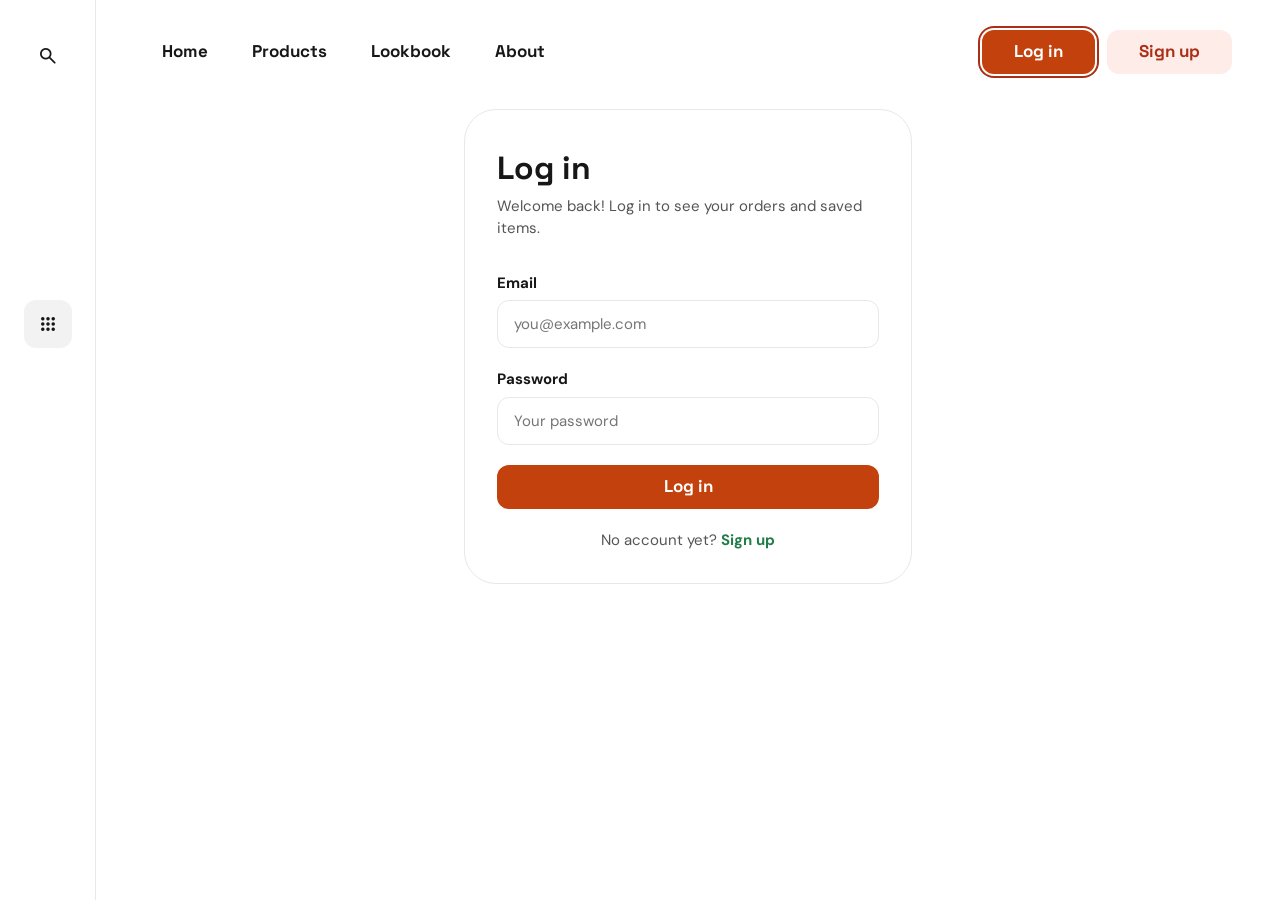
<file: login.html>
<!DOCTYPE html>
<html lang="en">
  <head>
    <meta charset="UTF-8" />
    <meta name="viewport" content="width=device-width, initial-scale=1.0" />
    <title>Log in — Sort Company</title>

    <!-- 1. Normalize -->
    <link rel="stylesheet" href="https://necolas.github.io/normalize.css/8.0.1/normalize.css" />

    <!-- Fonts and icons from Google -->
    <link rel="preconnect" href="https://fonts.googleapis.com" />
    <link rel="preconnect" href="https://fonts.gstatic.com" crossorigin />
    <link
      rel="stylesheet"
      href="https://fonts.googleapis.com/css2?family=DM+Sans:wght@400;500;700&family=Space+Grotesk:wght@500;700&display=swap"
    />
    <link
      rel="stylesheet"
      href="https://fonts.googleapis.com/css2?family=Material+Symbols+Rounded:opsz,wght,FILL,GRAD@24,400,0,0"
    />

    <!-- 2. Reset, 3. Variables, then layout, components, pages and media queries -->
    <link rel="stylesheet" href="css/reset.css" />
    <link rel="stylesheet" href="css/variables.css" />
    <link rel="stylesheet" href="css/base.css" />
    <link rel="stylesheet" href="css/layout.css" />
    <link rel="stylesheet" href="css/components.css" />
    <link rel="stylesheet" href="css/pages.css" />
    <link rel="stylesheet" href="css/responsive.css" />
  </head>

  <body>
    <div class="app">
      <!-- Sidebar (on mobile it becomes the top-left icons) -->
      <aside class="sidebar">
        <details class="dropdown dropdown--search">
          <summary class="icon-button" aria-label="Search"><span class="material-symbols-rounded" aria-hidden="true">search</span></summary>
          <form class="dropdown__panel search" action="https://sortcompany.shop/search" method="get">
            <label class="visually-hidden" for="search-input">Search products</label>
            <input class="search__input" id="search-input" type="search" name="q" placeholder="Search products…" />
            <button class="search__button" type="submit" aria-label="Search"><span class="material-symbols-rounded" aria-hidden="true">arrow_forward</span></button>
          </form>
        </details>

        <details class="dropdown dropdown--menu">
          <summary class="icon-button icon-button--filled" aria-label="Categories"><span class="material-symbols-rounded" aria-hidden="true">apps</span></summary>
          <nav class="dropdown__panel" aria-label="Categories">
            <p class="dropdown__title">Categories</p>
            <ul>
              <li><a class="dropdown__link" href="index.html#puffer">Jackets</a></li>
              <li><a class="dropdown__link" href="index.html#ghost-hoodie">Hoodies</a></li>
              <li><a class="dropdown__link" href="index.html#target-jeans">Jeans</a></li>
              <li><a class="dropdown__link" href="index.html#kitty-tee">Tees</a></li>
              <li><a class="dropdown__link" href="index.html#face-beanie">Accessories</a></li>
            </ul>
          </nav>
        </details>
      </aside>

      <header class="header">
        <nav class="nav" aria-label="Main">
          <ul class="nav__list">
            <li><a class="nav__link" href="home.html">Home</a></li>
            <li><a class="nav__link" href="index.html">Products</a></li>
            <li><a class="nav__link" href="lookbook.html">Lookbook</a></li>
            <li><a class="nav__link" href="about.html">About</a></li>
          </ul>
        </nav>

        <div class="auth">
          <a class="button button--primary button--current" href="login.html">Log in</a>
          <a class="button button--light" href="signup.html">Sign up</a>
        </div>
      </header>

      <main class="main main--center">
        <section class="form-card">
          <h1 class="form-card__title">Log in</h1>
          <p class="form-card__text">Welcome back! Log in to see your orders and saved items.</p>

          <form class="form" action="#" method="post">
            <div class="field">
              <label class="field__label" for="email">Email</label>
              <input class="field__input" id="email" type="email" name="email" placeholder="you@example.com" required />
            </div>
            <div class="field">
              <label class="field__label" for="password">Password</label>
              <input class="field__input" id="password" type="password" name="password" placeholder="Your password" required />
            </div>
            <button class="button button--primary button--wide" type="submit">Log in</button>
          </form>

          <p class="form-card__alt">No account yet? <a href="signup.html">Sign up</a></p>
        </section>
      </main>
    </div>
  </body>
</html>
</file>
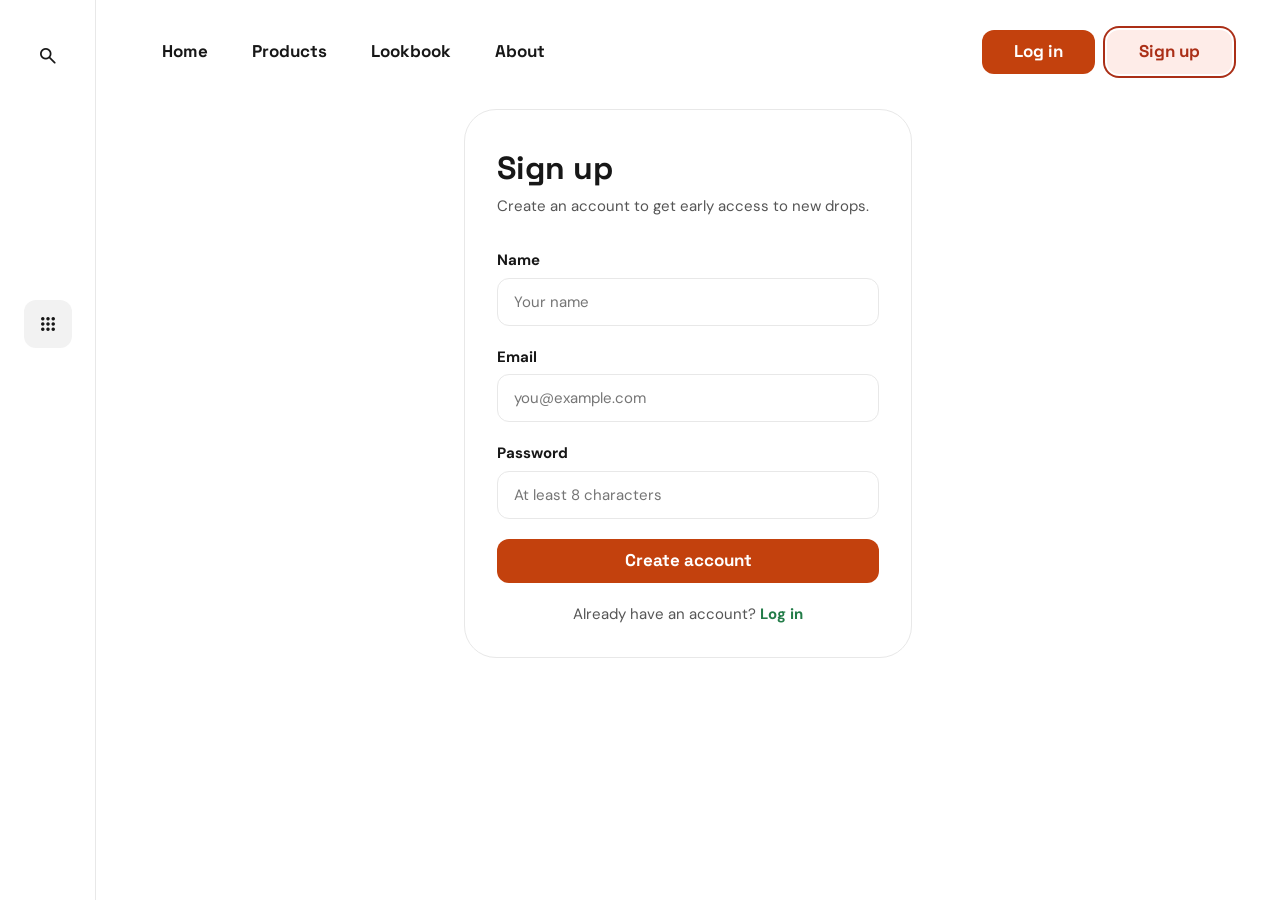
<file: signup.html>
<!DOCTYPE html>
<html lang="en">
  <head>
    <meta charset="UTF-8" />
    <meta name="viewport" content="width=device-width, initial-scale=1.0" />
    <title>Sign up — Sort Company</title>

    <!-- 1. Normalize -->
    <link rel="stylesheet" href="https://necolas.github.io/normalize.css/8.0.1/normalize.css" />

    <!-- Fonts and icons from Google -->
    <link rel="preconnect" href="https://fonts.googleapis.com" />
    <link rel="preconnect" href="https://fonts.gstatic.com" crossorigin />
    <link
      rel="stylesheet"
      href="https://fonts.googleapis.com/css2?family=DM+Sans:wght@400;500;700&family=Space+Grotesk:wght@500;700&display=swap"
    />
    <link
      rel="stylesheet"
      href="https://fonts.googleapis.com/css2?family=Material+Symbols+Rounded:opsz,wght,FILL,GRAD@24,400,0,0"
    />

    <!-- 2. Reset, 3. Variables, then layout, components, pages and media queries -->
    <link rel="stylesheet" href="css/reset.css" />
    <link rel="stylesheet" href="css/variables.css" />
    <link rel="stylesheet" href="css/base.css" />
    <link rel="stylesheet" href="css/layout.css" />
    <link rel="stylesheet" href="css/components.css" />
    <link rel="stylesheet" href="css/pages.css" />
    <link rel="stylesheet" href="css/responsive.css" />
  </head>

  <body>
    <div class="app">
      <!-- Sidebar (on mobile it becomes the top-left icons) -->
      <aside class="sidebar">
        <details class="dropdown dropdown--search">
          <summary class="icon-button" aria-label="Search"><span class="material-symbols-rounded" aria-hidden="true">search</span></summary>
          <form class="dropdown__panel search" action="https://sortcompany.shop/search" method="get">
            <label class="visually-hidden" for="search-input">Search products</label>
            <input class="search__input" id="search-input" type="search" name="q" placeholder="Search products…" />
            <button class="search__button" type="submit" aria-label="Search"><span class="material-symbols-rounded" aria-hidden="true">arrow_forward</span></button>
          </form>
        </details>

        <details class="dropdown dropdown--menu">
          <summary class="icon-button icon-button--filled" aria-label="Categories"><span class="material-symbols-rounded" aria-hidden="true">apps</span></summary>
          <nav class="dropdown__panel" aria-label="Categories">
            <p class="dropdown__title">Categories</p>
            <ul>
              <li><a class="dropdown__link" href="index.html#puffer">Jackets</a></li>
              <li><a class="dropdown__link" href="index.html#ghost-hoodie">Hoodies</a></li>
              <li><a class="dropdown__link" href="index.html#target-jeans">Jeans</a></li>
              <li><a class="dropdown__link" href="index.html#kitty-tee">Tees</a></li>
              <li><a class="dropdown__link" href="index.html#face-beanie">Accessories</a></li>
            </ul>
          </nav>
        </details>
      </aside>

      <header class="header">
        <nav class="nav" aria-label="Main">
          <ul class="nav__list">
            <li><a class="nav__link" href="home.html">Home</a></li>
            <li><a class="nav__link" href="index.html">Products</a></li>
            <li><a class="nav__link" href="lookbook.html">Lookbook</a></li>
            <li><a class="nav__link" href="about.html">About</a></li>
          </ul>
        </nav>

        <div class="auth">
          <a class="button button--primary" href="login.html">Log in</a>
          <a class="button button--light button--current" href="signup.html">Sign up</a>
        </div>
      </header>

      <main class="main main--center">
        <section class="form-card">
          <h1 class="form-card__title">Sign up</h1>
          <p class="form-card__text">Create an account to get early access to new drops.</p>

          <form class="form" action="#" method="post">
            <div class="field">
              <label class="field__label" for="name">Name</label>
              <input class="field__input" id="name" type="text" name="name" placeholder="Your name" required />
            </div>
            <div class="field">
              <label class="field__label" for="email">Email</label>
              <input class="field__input" id="email" type="email" name="email" placeholder="you@example.com" required />
            </div>
            <div class="field">
              <label class="field__label" for="password">Password</label>
              <input class="field__input" id="password" type="password" name="password" placeholder="At least 8 characters" required />
            </div>
            <button class="button button--primary button--wide" type="submit">Create account</button>
          </form>

          <p class="form-card__alt">Already have an account? <a href="login.html">Log in</a></p>
        </section>
      </main>
    </div>
  </body>
</html>
</file>
<file: css/variables.css>
/* ==========================================================
   VARIABLES — colors, fonts, sizes from the design
   ========================================================== */

:root {
  /* Fonts (the only thing changed from the design) */
  --font-heading: "Space Grotesk", Arial, sans-serif;
  --font-body: "DM Sans", Arial, sans-serif;

  /* Colors */
  --color-white: #ffffff;
  --color-text: #171717;
  --color-text-muted: #555555;
  --color-border: #e8e8e8;
  --color-card: #f6f6f6;
  --color-control: #ececec;

  --color-green: #227c48;
  --color-green-light: #e4f1e7;
  --color-green-hover: #cfe8d6;
  --color-green-dark: #18603a;

  --color-orange: #c3410d;
  --color-orange-dark: #ab2f17;
  --color-orange-light: #feece8;
  --color-orange-hover: #fcd9d0;

  --color-dot-active: #e4652e;
  --color-dot: #d4d4d4;

  /* Shadow and animation */
  --shadow: 0 0.75rem 2rem rgba(23, 23, 23, 0.12);
  --transition: 0.2s ease;

  /* Font sizes */
  --fs-xs: 0.6875rem;   /* 11px */
  --fs-sm: 0.8125rem;   /* 13px */
  --fs-base: 0.9375rem; /* 15px */
  --fs-md: 1.0625rem;   /* 17px */
  --fs-lg: 1.4375rem;   /* 23px */
  --fs-xl: 2rem;        /* 32px */
  --fs-xxl: 2.875rem;   /* 46px */

  /* Radius */
  --radius-sm: 0.75rem;
  --radius-md: 0.875rem;
  --radius-lg: 1.75rem;
  --radius-xl: 2rem;

  /* Spacing */
  --space-xs: 0.5rem;
  --space-sm: 0.75rem;
  --space-md: 1.25rem;
  --space-lg: 2rem;
  --space-xl: 3rem;
}
</file>
<file: css/base.css>
/* ==========================================================
   BASE — global typography and icons
   ========================================================== */

html {
  font-size: 100%; /* 1rem = 16px */
}

body {
  font-family: var(--font-body);
  font-size: var(--fs-base);
  line-height: 1.5;
  color: var(--color-text);
  background-color: var(--color-white);
}

h1,
h2,
h3 {
  font-family: var(--font-heading);
  font-weight: 700;
  line-height: 1.15;
}

/* Google Material Symbols */
.material-symbols-rounded {
  display: inline-block;
  width: 1em;
  overflow: hidden;
  font-size: 1.375rem;
  line-height: 1;
  white-space: nowrap;
}

/* Visible focus for keyboard users */
:focus-visible {
  outline: 0.125rem solid var(--color-green);
  outline-offset: 0.125rem;
}

/* Hidden text that screen readers still read */
.visually-hidden {
  position: absolute;
  width: 1px;
  height: 1px;
  overflow: hidden;
  clip: rect(0 0 0 0);
  white-space: nowrap;
}
</file>
<file: css/layout.css>
/* ==========================================================
   LAYOUT — page frame (desktop 1440px)
   ========================================================== */

.app {
  display: grid;
  grid-template-columns: 6rem 1fr;
  grid-template-rows: auto 1fr;
  grid-template-areas:
    "side header"
    "side main";
  min-height: 100vh;
}

/* Sidebar */
.sidebar {
  grid-area: side;
  display: flex;
  flex-direction: column;
  align-items: center;
  gap: 13.75rem;
  padding-top: 2rem;
  border-right: 1px solid var(--color-border);
}

/* Header */
.header {
  grid-area: header;
  display: flex;
  justify-content: space-between;
  align-items: center;
  gap: var(--space-md);
  padding: 1.875rem 3rem 0 4.125rem;
}

.nav {
  grid-area: nav;
}

.nav__list {
  display: flex;
  gap: 2.75rem;
}

.auth {
  grid-area: auth;
  display: flex;
  gap: var(--space-sm);
}

/* Main content */
.main {
  grid-area: main;
  display: flex;
  align-items: stretch;
  gap: var(--space-md);
  padding: 2.1875rem 3rem 3.75rem;
}

.featured {
  flex: 0 1 35.125rem;
}

.more {
  display: flex;
  flex-direction: column;
  flex: 1 1 0;
}

.more__title {
  display: none; /* only visible on mobile */
}

.cards {
  display: flex;
  flex-wrap: wrap;
  flex-grow: 1;
  gap: 1.375rem var(--space-md);
}

.card {
  flex: 1 1 calc(50% - var(--space-md));
  min-width: 15rem;
}
</file>
<file: css/components.css>
/* ==========================================================
   COMPONENTS
   ========================================================== */

/* ---------- Buttons ---------- */
.icon-button {
  display: flex;
  justify-content: center;
  align-items: center;
  width: 3rem;
  height: 3rem;
  border-radius: var(--radius-sm);
}

.icon-button--filled {
  background-color: #f2f2f2;
}

.icon-button {
  list-style: none; /* when used as <summary> */
  cursor: pointer;
  transition: background-color var(--transition);
}

.icon-button::-webkit-details-marker {
  display: none;
}

.icon-button:hover,
[open] > .icon-button {
  background-color: var(--color-control);
}

.button {
  display: inline-flex;
  align-items: center;
  height: 2.75rem;
  padding: 0 2rem;
  border-radius: var(--radius-sm);
  font-family: var(--font-heading);
  font-size: var(--fs-md);
  font-weight: 700;
}

.button {
  justify-content: center;
  border: 0;
  cursor: pointer;
  transition: background-color var(--transition), color var(--transition);
}

.button--primary {
  background-color: var(--color-orange);
  color: var(--color-white);
}

.button--primary:hover {
  background-color: var(--color-orange-dark);
}

.button--light {
  background-color: var(--color-orange-light);
  color: var(--color-orange-dark);
}

.button--light:hover {
  background-color: var(--color-orange-hover);
}

.button--outline {
  border: 1px solid var(--color-border);
  color: var(--color-text);
}

.button--outline:hover {
  border-color: var(--color-text);
}

/* Log in / Sign up button of the page you are on */
.button--current {
  box-shadow: 0 0 0 0.125rem var(--color-white), 0 0 0 0.25rem var(--color-orange-dark);
}

.button--wide {
  width: 100%;
}

/* ---------- Navigation ---------- */
.nav__link {
  position: relative;
  font-family: var(--font-heading);
  font-size: var(--fs-md);
  font-weight: 700;
}

.nav__link {
  transition: color var(--transition);
}

.nav__link:hover,
.nav__link--active {
  color: var(--color-green);
}

/* small dot above the active link */
.nav__link--active::before {
  content: "";
  position: absolute;
  top: -0.6rem;
  left: 50%;
  width: 0.375rem;
  height: 0.375rem;
  border-radius: 50%;
  background-color: var(--color-green);
  transform: translateX(-50%);
}

/* ---------- Slider (radio buttons as dots, CSS only) ---------- */
.dots {
  display: flex;
  align-items: center;
  gap: 0.0625rem;
}

.dots input {
  width: 0.375rem;
  height: 0.375rem;
  margin: 0;
  padding: 0.25rem;
  box-sizing: content-box;
  border-radius: 50%;
  background-color: var(--color-dot);
  background-clip: content-box;
  appearance: none;
  cursor: pointer;
  transition: background-color var(--transition);
}

.dots input:only-child {
  visibility: hidden; /* one photo = nothing to switch */
}

.dots input:hover {
  background-color: var(--color-text-muted);
}

.dots input:checked {
  width: 0.5rem;
  height: 0.5rem;
  background-color: var(--color-dot-active);
}

/* Show only the photo that belongs to the checked dot */
.slides img + img {
  display: none;
}

.slider:has(.dots input:not(:first-child):checked) .slides img:first-child {
  display: none;
}

.slider:has(.dots input:nth-of-type(2):checked) .slides img:nth-child(2),
.slider:has(.dots input:nth-of-type(3):checked) .slides img:nth-child(3),
.slider:has(.dots input:nth-of-type(4):checked) .slides img:nth-child(4) {
  display: block;
}

/* ---------- Badge (circle in the corner) ---------- */
.badge {
  display: flex;
  flex-direction: column;
  justify-content: center;
  align-items: center;
  width: 2.875rem;
  height: 2.875rem;
  border-radius: 50%;
  background-color: var(--color-white);
  font-size: var(--fs-sm);
  font-weight: 700;
  line-height: 1.1;
}

.badge small {
  font-size: 0.625rem;
  font-weight: 400;
}

.badge--outline {
  width: 3.625rem;
  height: 3.625rem;
  border: 1px solid var(--color-border);
  font-size: var(--fs-base);
}

.badge--outline small {
  font-size: var(--fs-xs);
}

/* ---------- Chips ---------- */
.chips {
  display: flex;
  flex-wrap: wrap;
  gap: 0.625rem;
}

.chip {
  padding: 0.375rem 0.875rem;
  border: 1px solid var(--color-border);
  border-radius: 0.625rem;
  font-size: 0.875rem;
}

/* ---------- Quantity ---------- */
.qty {
  display: flex;
  justify-content: space-around;
  align-items: center;
  width: 7.5rem;
  height: 3rem;
  border-radius: var(--radius-md);
  background-color: #f2f2f2;
}

.qty--small {
  width: 5.375rem;
  height: 2.5rem;
  background-color: var(--color-control);
}

.qty__btn {
  display: flex;
  color: var(--color-text-muted);
}

.qty__btn--plus {
  color: var(--color-green);
}

.qty__btn:hover {
  color: var(--color-text);
}

.qty__btn--plus:hover {
  color: var(--color-green-dark);
}

.qty__value {
  font-weight: 700;
}

.qty--small .material-symbols-rounded {
  font-size: 1.125rem;
}

/* ---------- Price ---------- */
.price {
  margin-left: auto;
  font-size: var(--fs-lg);
  font-weight: 700;
}

.price--big {
  font-size: var(--fs-xl);
}

/* ---------- Cart button ---------- */
.cart-button {
  display: flex;
  justify-content: center;
  align-items: center;
  gap: var(--space-sm);
  height: 3rem;
  padding: 0 1.25rem;
  border-radius: var(--radius-md);
  background-color: var(--color-green-light);
  color: var(--color-green);
  font-size: var(--fs-md);
  font-weight: 700;
  white-space: nowrap;
}

.cart-button {
  transition: background-color var(--transition);
}

.cart-button:hover {
  background-color: var(--color-green-hover);
}

.cart-button__text {
  padding-left: var(--space-sm);
  border-left: 1px solid rgba(34, 124, 72, 0.25);
}

.cart-button--icon {
  width: 2.625rem;
  height: 2.625rem;
  padding: 0;
}

/* ---------- Featured product ---------- */
.featured {
  scroll-margin-top: 1.5rem;
  display: flex;
  flex-direction: column;
  padding: 2.25rem 2rem 2rem;
  border: 1px solid var(--color-border);
  border-radius: var(--radius-xl);
}

.featured__top,
.card__top {
  display: flex;
  justify-content: space-between;
  align-items: flex-start;
}

.featured__image {
  width: 100%;
  height: 16rem;
  margin: -0.5rem auto 1.5rem;
  object-fit: contain;
}

.featured__title {
  margin-bottom: 1.25rem;
  font-size: var(--fs-xxl);
}

.featured__text {
  margin: 1.5rem 0 1.75rem;
  color: var(--color-text-muted);
  line-height: 1.7;
}

.featured__actions {
  display: flex;
  align-items: center;
  gap: var(--space-md);
  margin-top: auto;
}

/* ---------- Product card ---------- */
.card {
  display: flex;
  flex-direction: column;
  padding: var(--space-md);
  border-radius: var(--radius-lg);
  background-color: var(--color-card);
  text-align: center;
  scroll-margin-top: 1.5rem;
  transition: transform var(--transition), box-shadow var(--transition);
}

.card:hover {
  box-shadow: var(--shadow);
  transform: translateY(-0.25rem);
}

/* Highlight the product you jumped to from the categories menu */
.card:target,
.featured:target {
  outline: 0.125rem solid var(--color-green);
  outline-offset: 0.25rem;
}

/* Info card (no photo, no price) */
.card--info {
  justify-content: space-between;
  text-align: left;
}

.card__year {
  padding: 0.25rem 0.75rem;
  border-radius: 1rem;
  background-color: var(--color-white);
  font-weight: 700;
}

.card--info .card__body {
  flex-grow: 0;
}

.card--info .card__title {
  font-size: var(--fs-xl);
}

.card__image {
  width: 100%;
  height: 7.5rem;
  margin: -0.5rem auto var(--space-sm);
  object-fit: contain;
  mix-blend-mode: multiply; /* white photo background blends into the grey card */
}

.card__body {
  display: flex;
  flex-direction: column;
  flex-grow: 1;
}

.card__title {
  font-size: var(--fs-lg);
}

.card__text {
  margin: var(--space-sm) 0 var(--space-md);
  color: var(--color-text-muted);
  font-size: var(--fs-sm);
  line-height: 1.6;
}

.card__actions {
  display: flex;
  align-items: center;
  gap: var(--space-sm);
  margin-top: auto;
}

/* ---------- Dropdowns in the sidebar (search + categories) ---------- */
.dropdown {
  position: relative;
}

.dropdown__panel {
  position: absolute; /* floats over the page, does not move other elements */
  top: 0;
  left: calc(100% + 0.75rem);
  z-index: 10;
  min-width: 14rem;
  padding: var(--space-sm);
  border: 1px solid var(--color-border);
  border-radius: var(--radius-md);
  background-color: var(--color-white);
  box-shadow: var(--shadow);
}

.dropdown__title {
  padding: 0.25rem 0.75rem 0.5rem;
  color: var(--color-text-muted);
  font-size: var(--fs-sm);
}

.dropdown__link {
  display: block;
  padding: 0.5rem 0.75rem;
  border-radius: 0.5rem;
  font-weight: 500;
}

.dropdown__link:hover {
  background-color: var(--color-card);
  color: var(--color-green);
}

.search {
  display: flex;
  gap: var(--space-xs);
  min-width: 18rem;
}

.search__input {
  flex-grow: 1;
  min-width: 0;
  padding: 0 0.75rem;
  border: 1px solid var(--color-border);
  border-radius: 0.5rem;
}

.search__button {
  display: flex;
  justify-content: center;
  align-items: center;
  width: 2.5rem;
  height: 2.5rem;
  border-radius: 0.5rem;
  background-color: var(--color-green-light);
  color: var(--color-green);
}

.search__button:hover {
  background-color: var(--color-green-hover);
}
</file>
<file: css/pages.css>
/* ==========================================================
   PAGES — parts used only on some pages
   (Lookbook, Log in, Sign up)
   ========================================================== */

/* Main area variants */
.main--column {
  flex-direction: column;
}

.main--center {
  justify-content: center;
  align-items: flex-start;
}

/* ---------- Page heading (Lookbook) ---------- */
.page-head {
  display: flex;
  flex-wrap: wrap;
  justify-content: space-between;
  align-items: flex-end;
  gap: var(--space-xs) var(--space-lg);
}

.page-head__title {
  font-size: var(--fs-xxl);
}

.page-head__text {
  max-width: 26rem;
  color: var(--color-text-muted);
}

/* ---------- Lookbook gallery ---------- */
.gallery {
  display: flex;
  flex-wrap: wrap;
  gap: var(--space-md);
}

.look {
  display: flex;
  flex-direction: column;
  flex: 1 1 15rem;
  overflow: hidden;
  border-radius: var(--radius-lg);
  background-color: var(--color-card);
  transition: transform var(--transition), box-shadow var(--transition);
}

.look:hover {
  box-shadow: var(--shadow);
  transform: translateY(-0.25rem);
}

.look__image {
  width: 100%;
  height: 22rem;
  object-fit: contain;
  mix-blend-mode: multiply;
}

.look__caption {
  display: flex;
  justify-content: space-between;
  align-items: center;
  padding: var(--space-sm) var(--space-md) var(--space-md);
  font-family: var(--font-heading);
  font-weight: 700;
}

.look:hover .look__caption {
  color: var(--color-green);
}

/* ---------- Log in / Sign up form ---------- */
.form-card {
  width: 100%;
  max-width: 28rem;
  padding: 2.5rem 2rem 2rem;
  border: 1px solid var(--color-border);
  border-radius: var(--radius-xl);
}

.form-card__title {
  font-size: var(--fs-xl);
}

.form-card__text {
  margin: var(--space-xs) 0 var(--space-lg);
  color: var(--color-text-muted);
}

.form {
  display: flex;
  flex-direction: column;
  gap: var(--space-md);
}

.field {
  display: flex;
  flex-direction: column;
  gap: 0.375rem;
}

.field__label {
  font-weight: 700;
}

.field__input {
  height: 3rem;
  padding: 0 1rem;
  border: 1px solid var(--color-border);
  border-radius: var(--radius-sm);
  transition: border-color var(--transition);
}

.field__input:hover,
.field__input:focus {
  border-color: var(--color-text);
}

.form-card__alt {
  margin-top: var(--space-md);
  color: var(--color-text-muted);
  text-align: center;
}

.form-card__alt a {
  color: var(--color-green);
  font-weight: 700;
}

.form-card__alt a:hover {
  text-decoration: underline;
}
</file>
<file: css/responsive.css>
/* ==========================================================
   RESPONSIVE — Mobile Friendly
   Start: desktop 1440px, then smaller screens.
   ========================================================== */

/* ---------- Laptop / tablet (up to 1100px) ---------- */
@media (max-width: 68.75em) {
  .main {
    flex-wrap: wrap;
  }

  .featured,
  .more {
    flex-basis: 100%;
  }

  .card {
    flex-basis: calc(25% - var(--space-md));
    min-width: 13rem;
  }
}

/* ---------- Small tablet (up to 900px) ---------- */
@media (max-width: 56.25em) {
  .header {
    padding: 1.5rem 1.5rem 0 2rem;
  }

  .nav__list {
    gap: 1.5rem;
  }

  .main {
    padding: 2rem 1.5rem 3rem;
  }
}

/* ---------- Mobile (up to 768px, design: 390px) ---------- */
@media (max-width: 48em) {
  .app {
    grid-template-columns: auto 1fr;
    grid-template-rows: auto auto 1fr;
    grid-template-areas:
      "side auth"
      "nav nav"
      "main main";
    row-gap: 1.5rem;
    padding: 1.25rem;
  }

  .header {
    display: contents;
  }

  .sidebar {
    flex-direction: row;
    gap: var(--space-sm);
    padding: 0;
    border: 0;
  }

  .dropdown--menu {
    order: -1;
  }

  .auth {
    justify-self: end;
    align-self: center;
  }

  .button {
    height: 2.5rem;
    padding: 0 1rem;
    font-size: var(--fs-base);
  }

  .nav__list {
    justify-content: space-between;
  }

  .main {
    flex-direction: column;
    flex-wrap: nowrap;
    gap: 2.5rem;
    padding: 0;
  }

  .featured,
  .more,
  .card {
    flex-basis: auto;
  }

  /* Featured */
  .featured {
    padding: 1.25rem;
    border-radius: 1.5rem;
  }

  .featured__image {
    height: 11rem;
    margin-top: 0;
  }

  .featured__title {
    font-size: var(--fs-xl);
  }

  .featured__actions {
    flex-wrap: wrap;
  }

  .featured .cart-button,
  .featured__actions .button {
    flex-basis: 100%;
    height: 3.125rem;
  }

  /* Dropdowns open below the icons */
  .dropdown__panel {
    top: calc(100% + 0.5rem);
    left: 0;
  }

  .search {
    min-width: calc(100vw - 2.5rem);
  }

  .dropdown--search .search {
    left: -3.75rem; /* search icon is the second icon on mobile */
  }

  /* Lookbook and forms */
  .page-head__title {
    font-size: var(--fs-xl);
  }

  .look__image {
    height: 18rem;
  }

  .form-card {
    padding: 1.5rem 1.25rem;
    border-radius: 1.5rem;
  }

  .cart-button__text {
    padding: 0;
    border: 0;
  }

  /* More products: list instead of grid */
  .more__title {
    display: block;
    margin-bottom: 1rem;
    font-size: var(--fs-lg);
  }

  .cards {
    flex-direction: column;
    gap: var(--space-sm);
  }

  .card {
    display: grid;
    grid-template-columns: 6rem 1fr auto;
    grid-template-areas:
      "img title badge"
      "img text  text"
      "img act   act";
    column-gap: var(--space-md);
    min-width: 0;
    padding: 1.25rem 0.875rem 1rem 1.25rem;
    border-radius: 1.25rem;
    text-align: left;
  }

  .card__top,
  .card__body {
    display: contents;
  }

  .card .dots {
    display: none;
  }

  .card .badge {
    grid-area: badge;
    flex-direction: row;
    gap: 0.25rem;
    width: auto;
    height: auto;
    background: none;
    color: var(--color-text-muted);
    font-weight: 400;
  }

  .card .badge small {
    font-size: var(--fs-sm);
  }

  .card .slides {
    grid-area: img;
    align-self: center;
  }

  .card__image {
    height: 6rem;
    margin: 0;
  }

  .card--info {
    display: flex;
    flex-direction: column;
    align-items: flex-start;
    gap: var(--space-xs);
  }

  .card--info .card__title {
    font-size: var(--fs-lg);
  }

  .card__title {
    grid-area: title;
    font-size: 1.125rem;
  }

  .card__text {
    grid-area: text;
    margin: 0.375rem 0 0.75rem;
  }

  .card__actions {
    grid-area: act;
  }
}
</file>
